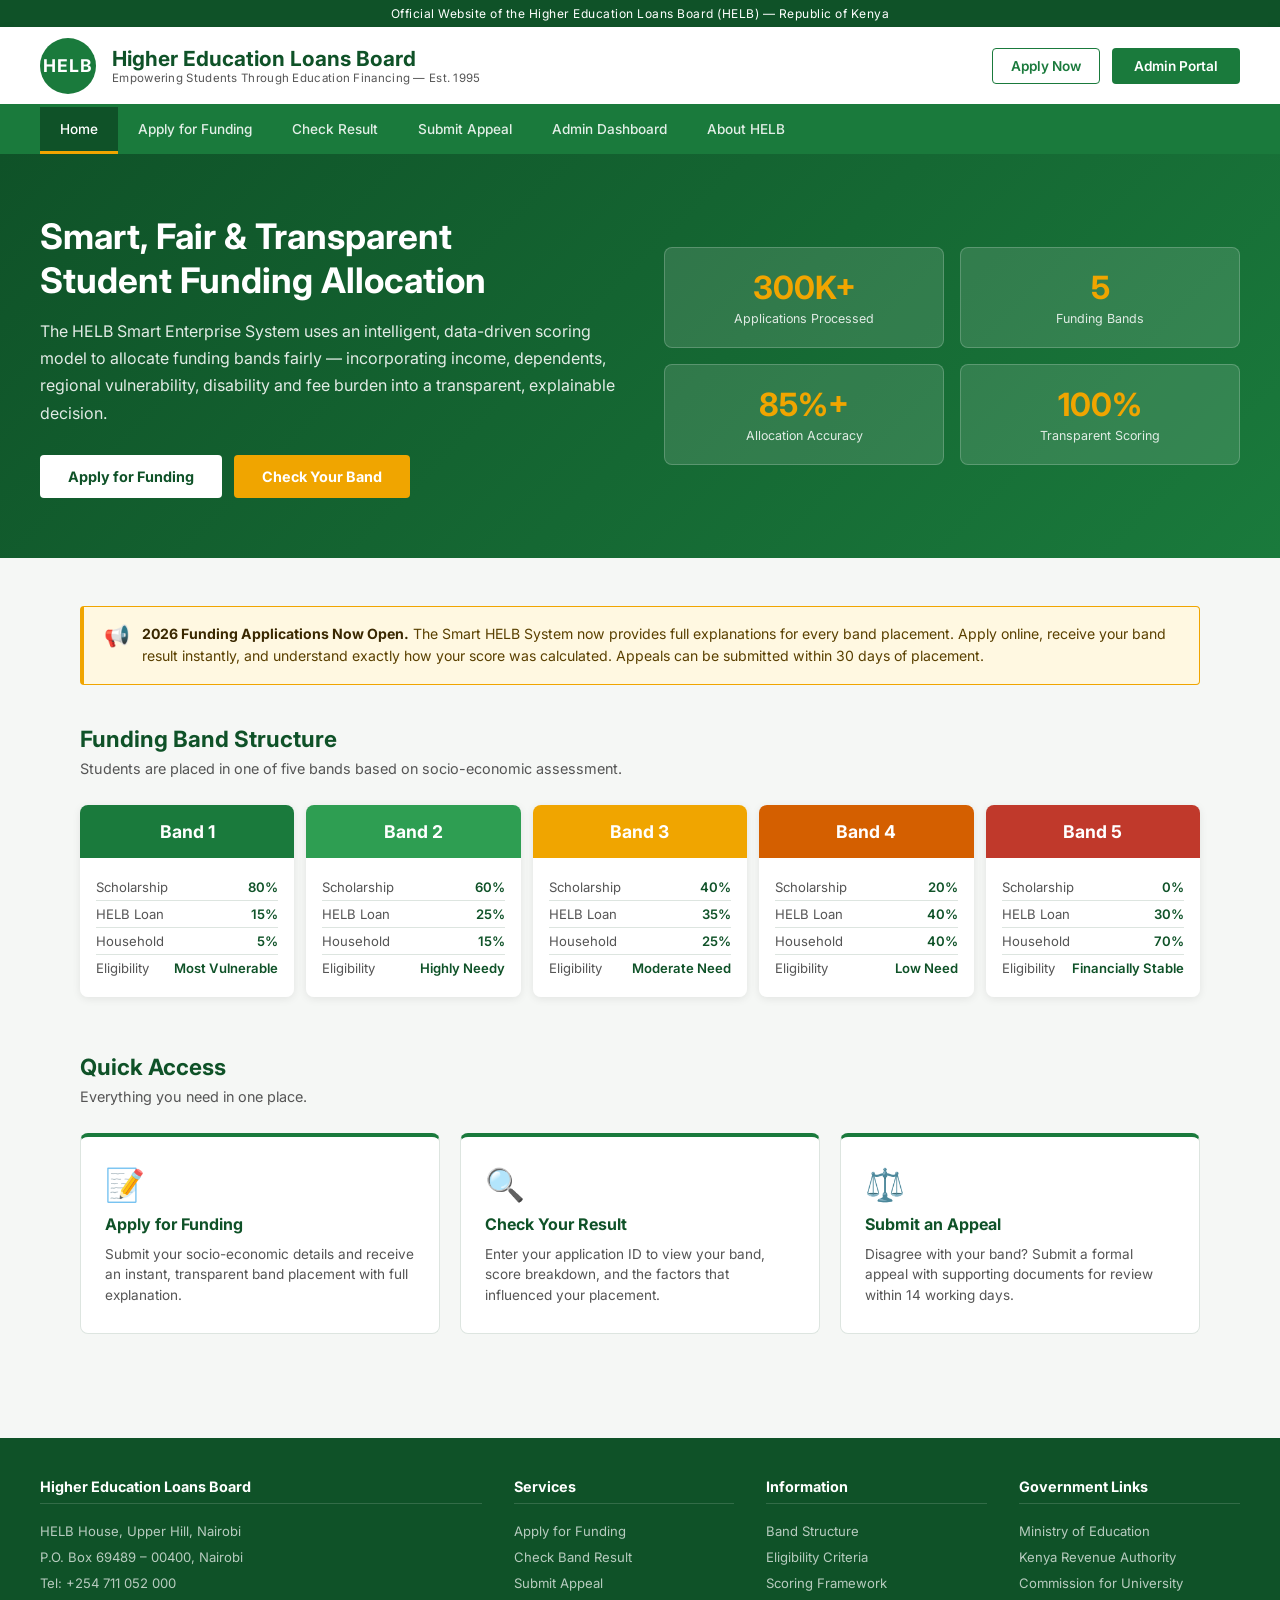
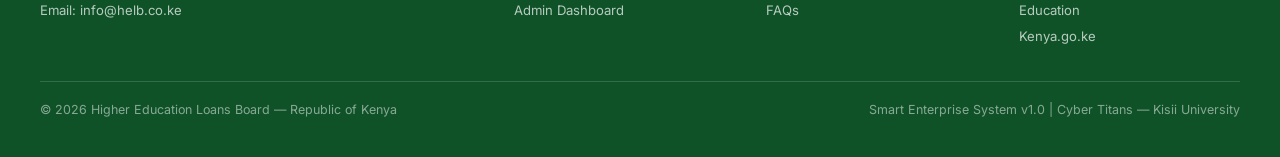
<file: index.html>
<!DOCTYPE html>
<html lang="en">
<head>
    <meta charset="UTF-8">
    <meta name="viewport" content="width=device-width, initial-scale=1.0">
    <title>HELB — Higher Education Loans Board Kenya</title>
    <style>
        @import url('https://fonts.googleapis.com/css2?family=Inter:wght@300;400;500;600;700&display=swap');

        * { margin: 0; padding: 0; box-sizing: border-box; }

        :root {
            --green:      #1a7a3c;
            --green-dark: #0f5228;
            --green-light:#e8f5ee;
            --gold:       #f0a500;
            --red:        #c0392b;
            --text:       #1a1a1a;
            --text-light: #555;
            --border:     #dde5e0;
            --bg:         #f5f7f5;
            --white:      #ffffff;
        }

        body { font-family: 'Inter', sans-serif; background: var(--bg); color: var(--text); }

        /* ── TOP STRIP ── */
        .top-strip {
            background: var(--green-dark);
            color: #fff;
            font-size: 0.75em;
            padding: 6px 0;
            text-align: center;
            letter-spacing: 0.5px;
        }

        /* ── HEADER ── */
        header {
            background: var(--white);
            border-bottom: 3px solid var(--green);
            padding: 0 40px;
            display: flex;
            align-items: center;
            justify-content: space-between;
            height: 80px;
            box-shadow: 0 2px 8px rgba(0,0,0,0.08);
        }

        .logo-area { display: flex; align-items: center; gap: 16px; }

        .logo-badge {
            width: 56px; height: 56px;
            background: var(--green);
            border-radius: 50%;
            display: flex; align-items: center; justify-content: center;
            color: #fff; font-weight: 700; font-size: 1.1em; letter-spacing: 1px;
        }

        .logo-text h1 { font-size: 1.3em; font-weight: 700; color: var(--green-dark); }
        .logo-text p  { font-size: 0.72em; color: var(--text-light); letter-spacing: 0.3px; }

        .header-right { display: flex; align-items: center; gap: 12px; }

        .btn-portal {
            background: var(--green);
            color: #fff;
            padding: 10px 22px;
            border-radius: 4px;
            text-decoration: none;
            font-size: 0.85em;
            font-weight: 600;
            transition: background 0.2s;
        }
        .btn-portal:hover { background: var(--green-dark); }

        .btn-outline-sm {
            border: 1.5px solid var(--green);
            color: var(--green);
            padding: 9px 18px;
            border-radius: 4px;
            text-decoration: none;
            font-size: 0.85em;
            font-weight: 600;
            transition: all 0.2s;
        }
        .btn-outline-sm:hover { background: var(--green); color: #fff; }

        /* ── NAV ── */
        nav {
            background: var(--green);
            padding: 0 40px;
            display: flex;
            gap: 0;
        }

        nav a {
            color: rgba(255,255,255,0.88);
            text-decoration: none;
            font-size: 0.85em;
            font-weight: 500;
            padding: 14px 20px;
            display: block;
            transition: background 0.2s, color 0.2s;
            border-bottom: 3px solid transparent;
        }

        nav a:hover, nav a.active {
            background: var(--green-dark);
            color: #fff;
            border-bottom-color: var(--gold);
        }

        /* ── HERO BANNER ── */
        .hero {
            background: linear-gradient(135deg, var(--green-dark) 0%, var(--green) 100%);
            color: #fff;
            padding: 60px 40px;
            display: grid;
            grid-template-columns: 1fr 1fr;
            gap: 48px;
            align-items: center;
        }

        .hero h2 {
            font-size: 2.2em;
            font-weight: 700;
            line-height: 1.25;
            margin-bottom: 16px;
        }

        .hero p {
            font-size: 1em;
            opacity: 0.88;
            line-height: 1.7;
            margin-bottom: 28px;
        }

        .hero-btns { display: flex; gap: 12px; flex-wrap: wrap; }

        .btn-white {
            background: #fff;
            color: var(--green-dark);
            padding: 13px 28px;
            border-radius: 4px;
            text-decoration: none;
            font-weight: 700;
            font-size: 0.9em;
            transition: all 0.2s;
        }
        .btn-white:hover { background: var(--gold); color: #fff; }

        .btn-gold {
            background: var(--gold);
            color: #fff;
            padding: 13px 28px;
            border-radius: 4px;
            text-decoration: none;
            font-weight: 700;
            font-size: 0.9em;
            transition: all 0.2s;
        }
        .btn-gold:hover { background: #d4920a; }

        /* Hero stats */
        .hero-stats {
            display: grid;
            grid-template-columns: 1fr 1fr;
            gap: 16px;
        }

        .hero-stat {
            background: rgba(255,255,255,0.12);
            border: 1px solid rgba(255,255,255,0.2);
            border-radius: 8px;
            padding: 20px;
            text-align: center;
        }

        .hero-stat .num {
            font-size: 2em;
            font-weight: 700;
            color: var(--gold);
            display: block;
        }

        .hero-stat .lbl {
            font-size: 0.78em;
            opacity: 0.85;
            margin-top: 4px;
        }

        /* ── MAIN CONTENT ── */
        .main { max-width: 1200px; margin: 0 auto; padding: 48px 40px; }

        /* Band cards */
        .section-title {
            font-size: 1.4em;
            font-weight: 700;
            color: var(--green-dark);
            margin-bottom: 8px;
        }

        .section-sub {
            color: var(--text-light);
            font-size: 0.9em;
            margin-bottom: 28px;
        }

        .bands-grid {
            display: grid;
            grid-template-columns: repeat(5, 1fr);
            gap: 12px;
            margin-bottom: 56px;
        }

        .band-card {
            border-radius: 8px;
            overflow: hidden;
            box-shadow: 0 2px 8px rgba(0,0,0,0.08);
            transition: transform 0.2s, box-shadow 0.2s;
        }

        .band-card:hover { transform: translateY(-4px); box-shadow: 0 8px 20px rgba(0,0,0,0.12); }

        .band-header {
            padding: 16px;
            color: #fff;
            text-align: center;
            font-weight: 700;
            font-size: 1.1em;
        }

        .band-body {
            background: #fff;
            padding: 16px;
            font-size: 0.82em;
        }

        .band-row {
            display: flex;
            justify-content: space-between;
            padding: 5px 0;
            border-bottom: 1px solid var(--border);
        }

        .band-row:last-child { border-bottom: none; }
        .band-row .key { color: var(--text-light); }
        .band-row .val { font-weight: 600; color: var(--green-dark); }

        /* Quick links */
        .quick-grid {
            display: grid;
            grid-template-columns: repeat(3, 1fr);
            gap: 20px;
            margin-bottom: 56px;
        }

        .quick-card {
            background: var(--white);
            border: 1px solid var(--border);
            border-radius: 8px;
            padding: 28px 24px;
            text-decoration: none;
            color: var(--text);
            transition: all 0.2s;
            display: flex;
            flex-direction: column;
            gap: 10px;
            border-top: 4px solid var(--green);
        }

        .quick-card:hover {
            box-shadow: 0 6px 20px rgba(0,0,0,0.1);
            border-top-color: var(--gold);
            transform: translateY(-2px);
        }

        .quick-icon { font-size: 2em; }
        .quick-card h3 { font-size: 1em; font-weight: 700; color: var(--green-dark); }
        .quick-card p  { font-size: 0.85em; color: var(--text-light); line-height: 1.5; }

        /* Notice banner */
        .notice {
            background: #fff8e1;
            border: 1px solid #f0a500;
            border-left: 4px solid #f0a500;
            border-radius: 4px;
            padding: 16px 20px;
            margin-bottom: 40px;
            display: flex;
            gap: 12px;
            align-items: flex-start;
        }

        .notice-icon { font-size: 1.3em; flex-shrink: 0; }
        .notice p { font-size: 0.88em; color: #5a4000; line-height: 1.6; }
        .notice strong { color: #3a2800; }

        /* ── FOOTER ── */
        footer {
            background: var(--green-dark);
            color: rgba(255,255,255,0.8);
            padding: 40px;
        }

        .footer-grid {
            max-width: 1200px;
            margin: 0 auto;
            display: grid;
            grid-template-columns: 2fr 1fr 1fr 1fr;
            gap: 32px;
            margin-bottom: 32px;
        }

        .footer-col h4 {
            color: #fff;
            font-size: 0.9em;
            font-weight: 700;
            margin-bottom: 14px;
            padding-bottom: 8px;
            border-bottom: 1px solid rgba(255,255,255,0.15);
        }

        .footer-col p, .footer-col a {
            font-size: 0.82em;
            line-height: 2;
            color: rgba(255,255,255,0.7);
            text-decoration: none;
            display: block;
        }

        .footer-col a:hover { color: var(--gold); }

        .footer-bottom {
            max-width: 1200px;
            margin: 0 auto;
            border-top: 1px solid rgba(255,255,255,0.15);
            padding-top: 20px;
            display: flex;
            justify-content: space-between;
            font-size: 0.78em;
            color: rgba(255,255,255,0.5);
        }

        @media (max-width: 900px) {
            .hero { grid-template-columns: 1fr; }
            .bands-grid { grid-template-columns: repeat(2, 1fr); }
            .quick-grid { grid-template-columns: 1fr; }
            .footer-grid { grid-template-columns: 1fr 1fr; }
            header { padding: 0 16px; }
            nav { padding: 0 16px; overflow-x: auto; }
            .main { padding: 32px 16px; }
        }
    </style>
</head>
<body>

    <div class="top-strip">
        Official Website of the Higher Education Loans Board (HELB) — Republic of Kenya
    </div>

    <header>
        <div class="logo-area">
            <div class="logo-badge">HELB</div>
            <div class="logo-text">
                <h1>Higher Education Loans Board</h1>
                <p>Empowering Students Through Education Financing — Est. 1995</p>
            </div>
        </div>
        <div class="header-right">
            <a href="apply.html" class="btn-outline-sm">Apply Now</a>
            <a href="dashboard.html" class="btn-portal">Admin Portal</a>
        </div>
    </header>

    <nav>
        <a href="index.html" class="active">Home</a>
        <a href="apply.html">Apply for Funding</a>
        <a href="result.html">Check Result</a>
        <a href="appeal.html">Submit Appeal</a>
        <a href="dashboard.html">Admin Dashboard</a>
        <a href="#about">About HELB</a>
    </nav>

    <!-- HERO -->
    <section class="hero">
        <div>
            <h2>Smart, Fair &amp; Transparent<br>Student Funding Allocation</h2>
            <p>
                The HELB Smart Enterprise System uses an intelligent, data-driven scoring model
                to allocate funding bands fairly — incorporating income, dependents, regional
                vulnerability, disability and fee burden into a transparent, explainable decision.
            </p>
            <div class="hero-btns">
                <a href="apply.html" class="btn-white">Apply for Funding</a>
                <a href="result.html" class="btn-gold">Check Your Band</a>
            </div>
        </div>
        <div class="hero-stats">
            <div class="hero-stat">
                <span class="num">300K+</span>
                <span class="lbl">Applications Processed</span>
            </div>
            <div class="hero-stat">
                <span class="num">5</span>
                <span class="lbl">Funding Bands</span>
            </div>
            <div class="hero-stat">
                <span class="num">85%+</span>
                <span class="lbl">Allocation Accuracy</span>
            </div>
            <div class="hero-stat">
                <span class="num">100%</span>
                <span class="lbl">Transparent Scoring</span>
            </div>
        </div>
    </section>

    <div class="main">

        <!-- NOTICE -->
        <div class="notice">
            <div class="notice-icon">📢</div>
            <p>
                <strong>2026 Funding Applications Now Open.</strong>
                The Smart HELB System now provides full explanations for every band placement.
                Apply online, receive your band result instantly, and understand exactly how your
                score was calculated. Appeals can be submitted within 30 days of placement.
            </p>
        </div>

        <!-- BANDS -->
        <div class="section-title">Funding Band Structure</div>
        <p class="section-sub">Students are placed in one of five bands based on socio-economic assessment.</p>

        <div class="bands-grid">
            <div class="band-card">
                <div class="band-header" style="background:#1a7a3c">Band 1</div>
                <div class="band-body">
                    <div class="band-row"><span class="key">Scholarship</span><span class="val">80%</span></div>
                    <div class="band-row"><span class="key">HELB Loan</span><span class="val">15%</span></div>
                    <div class="band-row"><span class="key">Household</span><span class="val">5%</span></div>
                    <div class="band-row"><span class="key">Eligibility</span><span class="val">Most Vulnerable</span></div>
                </div>
            </div>
            <div class="band-card">
                <div class="band-header" style="background:#2e9e52">Band 2</div>
                <div class="band-body">
                    <div class="band-row"><span class="key">Scholarship</span><span class="val">60%</span></div>
                    <div class="band-row"><span class="key">HELB Loan</span><span class="val">25%</span></div>
                    <div class="band-row"><span class="key">Household</span><span class="val">15%</span></div>
                    <div class="band-row"><span class="key">Eligibility</span><span class="val">Highly Needy</span></div>
                </div>
            </div>
            <div class="band-card">
                <div class="band-header" style="background:#f0a500">Band 3</div>
                <div class="band-body">
                    <div class="band-row"><span class="key">Scholarship</span><span class="val">40%</span></div>
                    <div class="band-row"><span class="key">HELB Loan</span><span class="val">35%</span></div>
                    <div class="band-row"><span class="key">Household</span><span class="val">25%</span></div>
                    <div class="band-row"><span class="key">Eligibility</span><span class="val">Moderate Need</span></div>
                </div>
            </div>
            <div class="band-card">
                <div class="band-header" style="background:#d45f00">Band 4</div>
                <div class="band-body">
                    <div class="band-row"><span class="key">Scholarship</span><span class="val">20%</span></div>
                    <div class="band-row"><span class="key">HELB Loan</span><span class="val">40%</span></div>
                    <div class="band-row"><span class="key">Household</span><span class="val">40%</span></div>
                    <div class="band-row"><span class="key">Eligibility</span><span class="val">Low Need</span></div>
                </div>
            </div>
            <div class="band-card">
                <div class="band-header" style="background:#c0392b">Band 5</div>
                <div class="band-body">
                    <div class="band-row"><span class="key">Scholarship</span><span class="val">0%</span></div>
                    <div class="band-row"><span class="key">HELB Loan</span><span class="val">30%</span></div>
                    <div class="band-row"><span class="key">Household</span><span class="val">70%</span></div>
                    <div class="band-row"><span class="key">Eligibility</span><span class="val">Financially Stable</span></div>
                </div>
            </div>
        </div>

        <!-- QUICK LINKS -->
        <div class="section-title">Quick Access</div>
        <p class="section-sub">Everything you need in one place.</p>

        <div class="quick-grid">
            <a href="apply.html" class="quick-card">
                <div class="quick-icon">📝</div>
                <h3>Apply for Funding</h3>
                <p>Submit your socio-economic details and receive an instant, transparent band placement with full explanation.</p>
            </a>
            <a href="result.html" class="quick-card">
                <div class="quick-icon">🔍</div>
                <h3>Check Your Result</h3>
                <p>Enter your application ID to view your band, score breakdown, and the factors that influenced your placement.</p>
            </a>
            <a href="appeal.html" class="quick-card">
                <div class="quick-icon">⚖️</div>
                <h3>Submit an Appeal</h3>
                <p>Disagree with your band? Submit a formal appeal with supporting documents for review within 14 working days.</p>
            </a>
        </div>

    </div>

    <footer>
        <div class="footer-grid">
            <div class="footer-col">
                <h4>Higher Education Loans Board</h4>
                <p>HELB House, Upper Hill, Nairobi</p>
                <p>P.O. Box 69489 – 00400, Nairobi</p>
                <p>Tel: +254 711 052 000</p>
                <p>Email: info@helb.co.ke</p>
            </div>
            <div class="footer-col">
                <h4>Services</h4>
                <a href="apply.html">Apply for Funding</a>
                <a href="result.html">Check Band Result</a>
                <a href="appeal.html">Submit Appeal</a>
                <a href="dashboard.html">Admin Dashboard</a>
            </div>
            <div class="footer-col">
                <h4>Information</h4>
                <a href="#">Band Structure</a>
                <a href="#">Eligibility Criteria</a>
                <a href="#">Scoring Framework</a>
                <a href="#">FAQs</a>
            </div>
            <div class="footer-col">
                <h4>Government Links</h4>
                <a href="#">Ministry of Education</a>
                <a href="#">Kenya Revenue Authority</a>
                <a href="#">Commission for University Education</a>
                <a href="#">Kenya.go.ke</a>
            </div>
        </div>
        <div class="footer-bottom">
            <span>© 2026 Higher Education Loans Board — Republic of Kenya</span>
            <span>Smart Enterprise System v1.0 | Cyber Titans — Kisii University</span>
        </div>
    </footer>

</body>
</html>
</file>
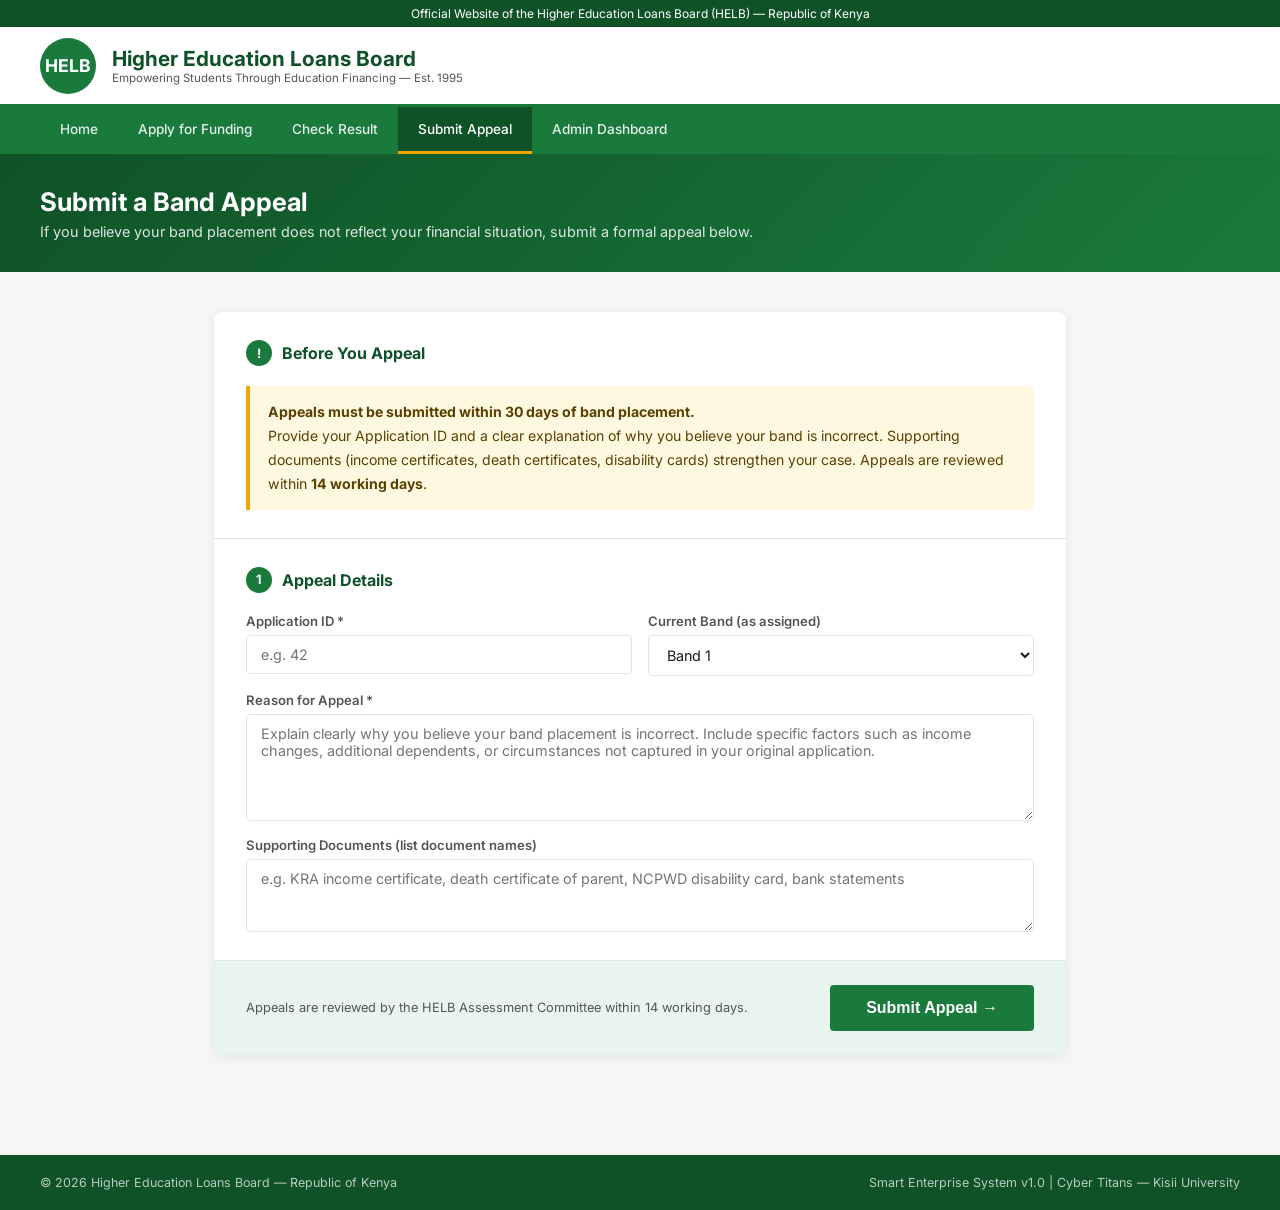
<file: appeal.html>
<!DOCTYPE html>
<html lang="en">
<head>
    <meta charset="UTF-8">
    <meta name="viewport" content="width=device-width, initial-scale=1.0">
    <title>Submit Appeal — HELB Smart System</title>
    <style>
@import url('https://fonts.googleapis.com/css2?family=Inter:wght@300;400;500;600;700&display=swap');
*{margin:0;padding:0;box-sizing:border-box;}
:root{--green:#1a7a3c;--green-dark:#0f5228;--green-light:#e8f5ee;--gold:#f0a500;--red:#c0392b;--text:#1a1a1a;--text-light:#555;--border:#dde5e0;--bg:#f5f7f5;--white:#ffffff;}
body{font-family:'Inter',sans-serif;background:var(--bg);color:var(--text);}
.top-strip{background:var(--green-dark);color:#fff;font-size:.75em;padding:6px 0;text-align:center;}
header{background:var(--white);border-bottom:3px solid var(--green);padding:0 40px;display:flex;align-items:center;justify-content:space-between;height:80px;box-shadow:0 2px 8px rgba(0,0,0,.08);}
.logo-area{display:flex;align-items:center;gap:16px;}
.logo-badge{width:56px;height:56px;background:var(--green);border-radius:50%;display:flex;align-items:center;justify-content:center;color:#fff;font-weight:700;font-size:1.1em;}
.logo-text h1{font-size:1.3em;font-weight:700;color:var(--green-dark);}
.logo-text p{font-size:.72em;color:var(--text-light);}
nav{background:var(--green);padding:0 40px;display:flex;}
nav a{color:rgba(255,255,255,.88);text-decoration:none;font-size:.85em;font-weight:500;padding:14px 20px;display:block;transition:background .2s;border-bottom:3px solid transparent;}
nav a:hover,nav a.active{background:var(--green-dark);color:#fff;border-bottom-color:var(--gold);}
.page-header{background:linear-gradient(135deg,var(--green-dark),var(--green));color:#fff;padding:32px 40px;}
.page-header h2{font-size:1.6em;font-weight:700;margin-bottom:6px;}
.page-header p{opacity:.85;font-size:.9em;}
.wrap{max-width:900px;margin:40px auto;padding:0 24px 60px;}
.form-card{background:var(--white);border-radius:8px;box-shadow:0 2px 12px rgba(0,0,0,.08);overflow:hidden;}
.form-section{padding:28px 32px;border-bottom:1px solid var(--border);}
.form-section:last-child{border-bottom:none;}
.form-section-title{font-size:1em;font-weight:700;color:var(--green-dark);margin-bottom:20px;display:flex;align-items:center;gap:10px;}
.form-section-title span{background:var(--green);color:#fff;width:26px;height:26px;border-radius:50%;display:flex;align-items:center;justify-content:center;font-size:.8em;font-weight:700;flex-shrink:0;}
.form-grid{display:grid;grid-template-columns:1fr 1fr;gap:16px;}
.form-group{display:flex;flex-direction:column;gap:6px;}
.form-group.full{grid-column:1/-1;}
label{font-size:.82em;font-weight:600;color:var(--text-light);}
input,select,textarea{padding:10px 14px;border:1.5px solid var(--border);border-radius:4px;font-size:.9em;font-family:'Inter',sans-serif;color:var(--text);background:#fff;transition:border-color .2s;}
input:focus,select:focus,textarea:focus{outline:none;border-color:var(--green);box-shadow:0 0 0 3px rgba(26,122,60,.1);}
.submit-area{padding:24px 32px;background:var(--green-light);display:flex;justify-content:space-between;align-items:center;flex-wrap:wrap;gap:12px;}
.btn-submit{background:var(--green);color:#fff;border:none;padding:14px 36px;border-radius:4px;font-size:1em;font-weight:700;cursor:pointer;transition:background .2s;}
.btn-submit:hover{background:var(--green-dark);}
.btn-submit:disabled{background:#aaa;cursor:not-allowed;}
.submit-note{font-size:.8em;color:var(--text-light);}
.error-box{background:#fdf0f0;border-left:4px solid var(--red);padding:14px 18px;border-radius:0 4px 4px 0;color:#7a1a1a;font-size:.88em;margin-top:16px;}
.site-footer{background:var(--green-dark);color:rgba(255,255,255,.7);padding:20px 40px;}
.footer-bottom-bar{max-width:1200px;margin:0 auto;display:flex;justify-content:space-between;font-size:.78em;flex-wrap:wrap;gap:8px;}
@media(max-width:700px){.form-grid{grid-template-columns:1fr;}}
    </style>
</head>
<body>
<div class="top-strip">Official Website of the Higher Education Loans Board (HELB) — Republic of Kenya</div>
<header>
    <div class="logo-area">
        <div class="logo-badge">HELB</div>
        <div class="logo-text"><h1>Higher Education Loans Board</h1><p>Empowering Students Through Education Financing — Est. 1995</p></div>
    </div>
</header>
<nav>
    <a href="index.html">Home</a>
    <a href="apply.html">Apply for Funding</a>
    <a href="result.html">Check Result</a>
    <a href="appeal.html" class="active">Submit Appeal</a>
    <a href="dashboard.html">Admin Dashboard</a>
</nav>
<div class="page-header">
    <h2>Submit a Band Appeal</h2>
    <p>If you believe your band placement does not reflect your financial situation, submit a formal appeal below.</p>
</div>

<div class="wrap">
    <div class="form-card">
        <div class="form-section">
            <div class="form-section-title"><span>!</span> Before You Appeal</div>
            <div style="background:#fff8e1;border-left:4px solid #f0a500;padding:14px 18px;border-radius:0 4px 4px 0;font-size:.88em;line-height:1.7;color:#5a4000;">
                <strong>Appeals must be submitted within 30 days of band placement.</strong><br>
                Provide your Application ID and a clear explanation of why you believe your band is incorrect.
                Supporting documents (income certificates, death certificates, disability cards) strengthen your case.
                Appeals are reviewed within <strong>14 working days</strong>.
            </div>
        </div>

        <form id="appealForm">
            <div class="form-section">
                <div class="form-section-title"><span>1</span> Appeal Details</div>
                <div class="form-grid">
                    <div class="form-group"><label>Application ID *</label><input type="number" name="application_id" id="appId" required placeholder="e.g. 42"></div>
                    <div class="form-group"><label>Current Band (as assigned)</label>
                        <select name="current_band">
                            <option value="1">Band 1</option><option value="2">Band 2</option>
                            <option value="3">Band 3</option><option value="4">Band 4</option><option value="5">Band 5</option>
                        </select>
                    </div>
                    <div class="form-group full">
                        <label>Reason for Appeal *</label>
                        <textarea name="reason" rows="5" required placeholder="Explain clearly why you believe your band placement is incorrect. Include specific factors such as income changes, additional dependents, or circumstances not captured in your original application."></textarea>
                    </div>
                    <div class="form-group full">
                        <label>Supporting Documents (list document names)</label>
                        <textarea name="supporting_docs" rows="3" placeholder="e.g. KRA income certificate, death certificate of parent, NCPWD disability card, bank statements"></textarea>
                    </div>
                </div>
            </div>

            <div class="submit-area">
                <div class="submit-note">Appeals are reviewed by the HELB Assessment Committee within 14 working days.</div>
                <button type="submit" class="btn-submit" id="appealBtn">Submit Appeal →</button>
            </div>
        </form>

        <div id="appealResult" style="display:none;padding:24px 32px;"></div>
    </div>
</div>

<footer class="site-footer">
    <div class="footer-bottom-bar">
        <span>© 2026 Higher Education Loans Board — Republic of Kenya</span>
        <span>Smart Enterprise System v1.0 | Cyber Titans — Kisii University</span>
    </div>
</footer>

<script>
const API = 'http://127.0.0.1:5000';

// Pre-fill ID from URL param
const params = new URLSearchParams(window.location.search);
if (params.get('id')) document.getElementById('appId').value = params.get('id');

document.getElementById('appealForm').addEventListener('submit', async (e) => {
    e.preventDefault();
    const btn = document.getElementById('appealBtn');
    btn.disabled = true; btn.textContent = 'Submitting...';
    const fd = new FormData(e.target);
    const data = Object.fromEntries(fd.entries());
    const result = document.getElementById('appealResult');
    result.style.display = 'block';
    try {
        const res  = await fetch(`${API}/api/appeal`, {method:'POST', headers:{'Content-Type':'application/json'}, body:JSON.stringify(data)});
        const json = await res.json();
        if (!json.success) throw new Error(json.error);
        result.innerHTML = `
            <div style="background:#e8f5ee;border-left:4px solid #1a7a3c;padding:16px 20px;border-radius:0 4px 4px 0;color:#0f5228;">
                <strong>✅ Appeal Submitted Successfully</strong><br><br>
                Appeal ID: <strong>#${json.appeal_id}</strong><br>
                ${json.message}
            </div>`;
        e.target.reset();
    } catch(err) {
        result.innerHTML = `<div class="error-box"><strong>Error:</strong> ${err.message}</div>`;
    }
    btn.disabled = false; btn.textContent = 'Submit Appeal →';
});
</script>
</body>
</html>
</file>
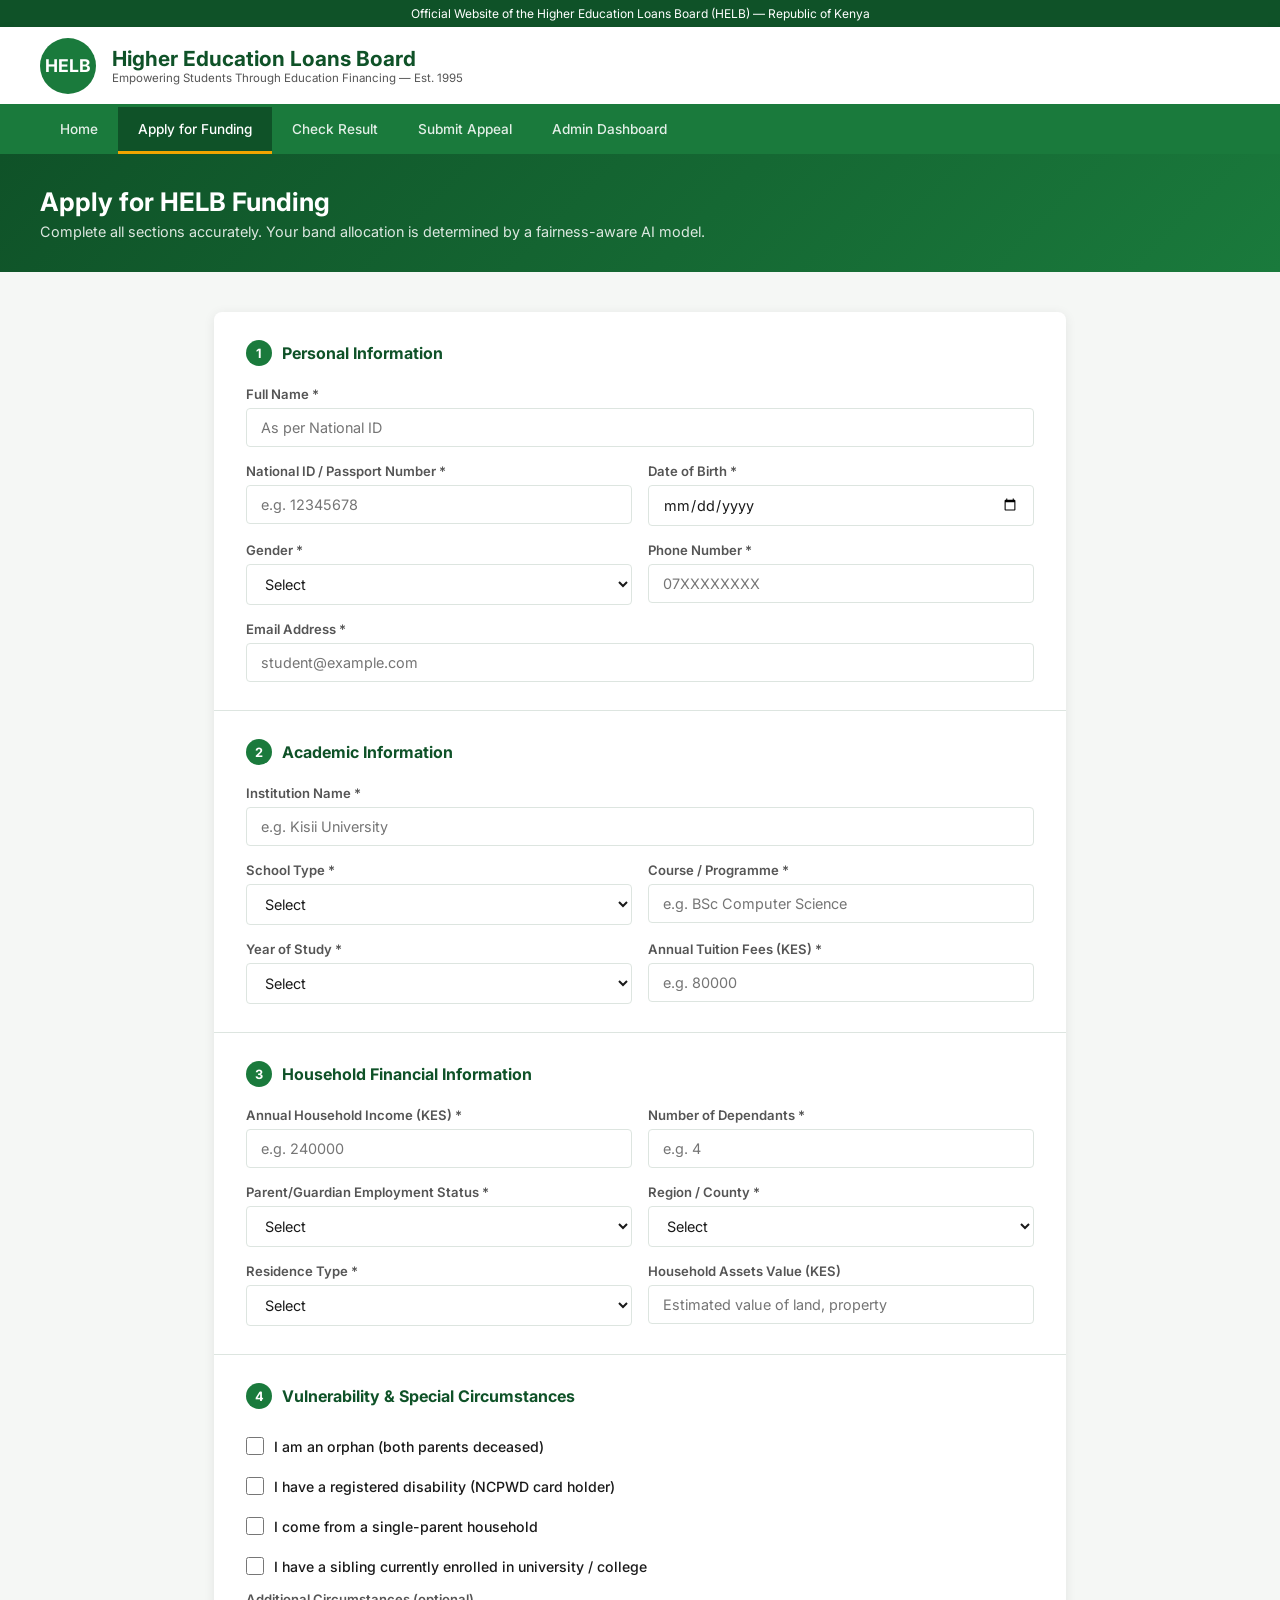
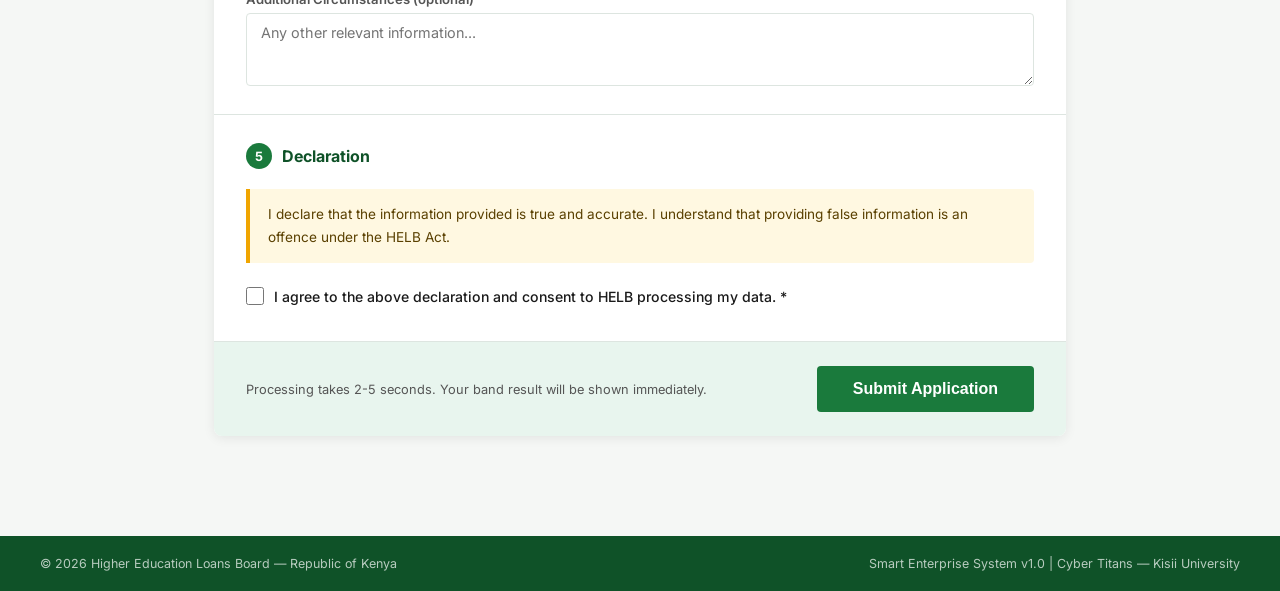
<file: apply.html>
<!DOCTYPE html>
<html lang="en">
<head>
    <meta charset="UTF-8">
    <meta name="viewport" content="width=device-width, initial-scale=1.0">
    <title>Apply for Funding — HELB Smart System</title>
    <style>
@import url('https://fonts.googleapis.com/css2?family=Inter:wght@300;400;500;600;700&display=swap');
*{margin:0;padding:0;box-sizing:border-box;}
:root{--green:#1a7a3c;--green-dark:#0f5228;--green-light:#e8f5ee;--gold:#f0a500;--red:#c0392b;--text:#1a1a1a;--text-light:#555;--border:#dde5e0;--bg:#f5f7f5;--white:#ffffff;}
body{font-family:'Inter',sans-serif;background:var(--bg);color:var(--text);}
.top-strip{background:var(--green-dark);color:#fff;font-size:.75em;padding:6px 0;text-align:center;}
header{background:var(--white);border-bottom:3px solid var(--green);padding:0 40px;display:flex;align-items:center;justify-content:space-between;height:80px;box-shadow:0 2px 8px rgba(0,0,0,.08);}
.logo-area{display:flex;align-items:center;gap:16px;}
.logo-badge{width:56px;height:56px;background:var(--green);border-radius:50%;display:flex;align-items:center;justify-content:center;color:#fff;font-weight:700;font-size:1.1em;}
.logo-text h1{font-size:1.3em;font-weight:700;color:var(--green-dark);}
.logo-text p{font-size:.72em;color:var(--text-light);}
nav{background:var(--green);padding:0 40px;display:flex;}
nav a{color:rgba(255,255,255,.88);text-decoration:none;font-size:.85em;font-weight:500;padding:14px 20px;display:block;transition:background .2s;border-bottom:3px solid transparent;}
nav a:hover,nav a.active{background:var(--green-dark);color:#fff;border-bottom-color:var(--gold);}
.page-header{background:linear-gradient(135deg,var(--green-dark),var(--green));color:#fff;padding:32px 40px;}
.page-header h2{font-size:1.6em;font-weight:700;margin-bottom:6px;}
.page-header p{opacity:.85;font-size:.9em;}
.wrap{max-width:900px;margin:40px auto;padding:0 24px 60px;}
.form-card{background:var(--white);border-radius:8px;box-shadow:0 2px 12px rgba(0,0,0,.08);overflow:hidden;}
.form-section{padding:28px 32px;border-bottom:1px solid var(--border);}
.form-section:last-child{border-bottom:none;}
.form-section-title{font-size:1em;font-weight:700;color:var(--green-dark);margin-bottom:20px;display:flex;align-items:center;gap:10px;}
.form-section-title span{background:var(--green);color:#fff;width:26px;height:26px;border-radius:50%;display:flex;align-items:center;justify-content:center;font-size:.8em;font-weight:700;flex-shrink:0;}
.form-grid{display:grid;grid-template-columns:1fr 1fr;gap:16px;}
.form-group{display:flex;flex-direction:column;gap:6px;}
.form-group.full{grid-column:1/-1;}
label{font-size:.82em;font-weight:600;color:var(--text-light);}
input,select,textarea{padding:10px 14px;border:1.5px solid var(--border);border-radius:4px;font-size:.9em;font-family:'Inter',sans-serif;color:var(--text);background:#fff;transition:border-color .2s;}
input:focus,select:focus,textarea:focus{outline:none;border-color:var(--green);box-shadow:0 0 0 3px rgba(26,122,60,.1);}
.checkbox-row{display:flex;align-items:center;gap:10px;padding:8px 0;}
.checkbox-row input[type=checkbox]{width:18px;height:18px;accent-color:var(--green);}
.checkbox-row label{font-size:.88em;font-weight:500;color:var(--text);cursor:pointer;}
.submit-area{padding:24px 32px;background:var(--green-light);display:flex;justify-content:space-between;align-items:center;flex-wrap:wrap;gap:12px;}
.btn-submit{background:var(--green);color:#fff;border:none;padding:14px 36px;border-radius:4px;font-size:1em;font-weight:700;cursor:pointer;transition:background .2s;}
.btn-submit:hover{background:var(--green-dark);}
.btn-submit:disabled{background:#aaa;cursor:not-allowed;}
.submit-note{font-size:.8em;color:var(--text-light);}
.error-box{background:#fdf0f0;border-left:4px solid var(--red);padding:14px 18px;border-radius:0 4px 4px 0;color:#7a1a1a;font-size:.88em;margin-top:16px;}
.site-footer{background:var(--green-dark);color:rgba(255,255,255,.7);padding:20px 40px;}
.footer-bottom-bar{max-width:1200px;margin:0 auto;display:flex;justify-content:space-between;font-size:.78em;flex-wrap:wrap;gap:8px;}
@media(max-width:700px){.form-grid{grid-template-columns:1fr;}}
    </style>
</head>
<body>
<div class="top-strip">Official Website of the Higher Education Loans Board (HELB) — Republic of Kenya</div>
<header>
    <div class="logo-area">
        <div class="logo-badge">HELB</div>
        <div class="logo-text"><h1>Higher Education Loans Board</h1><p>Empowering Students Through Education Financing — Est. 1995</p></div>
    </div>
</header>
<nav>
    <a href="index.html">Home</a>
    <a href="apply.html" class="active">Apply for Funding</a>
    <a href="result.html">Check Result</a>
    <a href="appeal.html">Submit Appeal</a>
    <a href="dashboard.html">Admin Dashboard</a>
</nav>
<div class="page-header">
    <h2>Apply for HELB Funding</h2>
    <p>Complete all sections accurately. Your band allocation is determined by a fairness-aware AI model.</p>
</div>
<div class="wrap">
<form id="applyForm">
<div class="form-card">
    <div class="form-section">
        <div class="form-section-title"><span>1</span> Personal Information</div>
        <div class="form-grid">
            <div class="form-group full">
                <label>Full Name *</label>
                <input type="text" name="full_name" required placeholder="As per National ID">
            </div>
            <div class="form-group">
                <label>National ID / Passport Number *</label>
                <input type="text" name="id_number" required placeholder="e.g. 12345678">
            </div>
            <div class="form-group">
                <label>Date of Birth *</label>
                <input type="date" name="date_of_birth" required>
            </div>
            <div class="form-group">
                <label>Gender *</label>
                <select name="gender" required>
                    <option value="">Select</option>
                    <option value="male">Male</option>
                    <option value="female">Female</option>
                    <option value="other">Other</option>
                </select>
            </div>
            <div class="form-group">
                <label>Phone Number *</label>
                <input type="tel" name="phone" required placeholder="07XXXXXXXX">
            </div>
            <div class="form-group full">
                <label>Email Address *</label>
                <input type="email" name="email" required placeholder="student@example.com">
            </div>
        </div>
    </div>
    <div class="form-section">
        <div class="form-section-title"><span>2</span> Academic Information</div>
        <div class="form-grid">
            <div class="form-group full">
                <label>Institution Name *</label>
                <input type="text" name="institution" required placeholder="e.g. Kisii University">
            </div>
            <div class="form-group">
                <label>School Type *</label>
                <select name="school_type" required>
                    <option value="">Select</option>
                    <option value="public_university">Public University</option>
                    <option value="private_university">Private University</option>
                    <option value="tvet">TVET / Technical College</option>
                    <option value="national_polytechnic">National Polytechnic</option>
                </select>
            </div>
            <div class="form-group">
                <label>Course / Programme *</label>
                <input type="text" name="course" required placeholder="e.g. BSc Computer Science">
            </div>
            <div class="form-group">
                <label>Year of Study *</label>
                <select name="year_of_study" required>
                    <option value="">Select</option>
                    <option value="1">Year 1</option>
                    <option value="2">Year 2</option>
                    <option value="3">Year 3</option>
                    <option value="4">Year 4</option>
                    <option value="5">Year 5</option>
                </select>
            </div>
            <div class="form-group">
                <label>Annual Tuition Fees (KES) *</label>
                <input type="number" name="annual_fees" required placeholder="e.g. 80000" min="0">
            </div>
        </div>
    </div>

    <div class="form-section">
        <div class="form-section-title"><span>3</span> Household Financial Information</div>
        <div class="form-grid">
            <div class="form-group">
                <label>Annual Household Income (KES) *</label>
                <input type="number" name="household_income" required placeholder="e.g. 240000" min="0">
            </div>
            <div class="form-group">
                <label>Number of Dependants *</label>
                <input type="number" name="dependants" required placeholder="e.g. 4" min="0" max="20">
            </div>
            <div class="form-group">
                <label>Parent/Guardian Employment Status *</label>
                <select name="employment_status" required>
                    <option value="">Select</option>
                    <option value="employed_formal">Employed (Formal Sector)</option>
                    <option value="employed_informal">Employed (Informal / Casual)</option>
                    <option value="self_employed">Self-Employed / Business</option>
                    <option value="unemployed">Unemployed</option>
                    <option value="deceased">Deceased / Orphan</option>
                    <option value="retired">Retired</option>
                </select>
            </div>
            <div class="form-group">
                <label>Region / County *</label>
                <select name="region" required>
                    <option value="">Select</option>
                    <option value="nairobi">Nairobi</option>
                    <option value="central">Central</option>
                    <option value="coast">Coast</option>
                    <option value="eastern">Eastern</option>
                    <option value="north_eastern">North Eastern</option>
                    <option value="nyanza">Nyanza</option>
                    <option value="rift_valley">Rift Valley</option>
                    <option value="western">Western</option>
                </select>
            </div>
            <div class="form-group">
                <label>Residence Type *</label>
                <select name="residence_type" required>
                    <option value="">Select</option>
                    <option value="urban">Urban</option>
                    <option value="peri_urban">Peri-Urban</option>
                    <option value="rural">Rural</option>
                    <option value="arid_semi_arid">Arid / Semi-Arid</option>
                </select>
            </div>
            <div class="form-group">
                <label>Household Assets Value (KES)</label>
                <input type="number" name="assets_value" placeholder="Estimated value of land, property" min="0">
            </div>
        </div>
    </div>

    <div class="form-section">
        <div class="form-section-title"><span>4</span> Vulnerability &amp; Special Circumstances</div>
        <div class="form-group full" style="padding:0 0 8px">
            <div class="checkbox-row">
                <input type="checkbox" name="is_orphan" id="orphan" value="1">
                <label for="orphan">I am an orphan (both parents deceased)</label>
            </div>
            <div class="checkbox-row">
                <input type="checkbox" name="has_disability" id="disability" value="1">
                <label for="disability">I have a registered disability (NCPWD card holder)</label>
            </div>
            <div class="checkbox-row">
                <input type="checkbox" name="is_single_parent_household" id="singleparent" value="1">
                <label for="singleparent">I come from a single-parent household</label>
            </div>
            <div class="checkbox-row">
                <input type="checkbox" name="sibling_in_university" id="sibling" value="1">
                <label for="sibling">I have a sibling currently enrolled in university / college</label>
            </div>
        </div>
        <div class="form-group full">
            <label>Additional Circumstances (optional)</label>
            <textarea name="additional_info" rows="3" placeholder="Any other relevant information..."></textarea>
        </div>
    </div>
    <div class="form-section">
        <div class="form-section-title"><span>5</span> Declaration</div>
        <div style="background:#fff8e1;border-left:4px solid var(--gold);padding:14px 18px;border-radius:0 4px 4px 0;font-size:.85em;line-height:1.7;color:#5a4000;margin-bottom:16px;">
            I declare that the information provided is true and accurate. I understand that providing false information is an offence under the HELB Act.
        </div>
        <div class="checkbox-row">
            <input type="checkbox" name="declaration" id="declaration" required value="1">
            <label for="declaration">I agree to the above declaration and consent to HELB processing my data. *</label>
        </div>
    </div>
    <div class="submit-area">
        <div class="submit-note">Processing takes 2-5 seconds. Your band result will be shown immediately.</div>
        <button type="submit" class="btn-submit" id="submitBtn">Submit Application</button>
    </div>
    <div id="formResult" style="display:none;padding:24px 32px;"></div>
</div>
</form>
</div>
<footer class="site-footer">
    <div class="footer-bottom-bar">
        <span>© 2026 Higher Education Loans Board — Republic of Kenya</span>
        <span>Smart Enterprise System v1.0 | Cyber Titans — Kisii University</span>
    </div>
</footer>

<script>
const API = 'http://127.0.0.1:5000';
document.getElementById('applyForm').addEventListener('submit', async (e) => {
    e.preventDefault();
    const btn = document.getElementById('submitBtn');
    btn.disabled = true; btn.textContent = 'Processing...';
    const fd = new FormData(e.target);
    const data = {};
    for (const [k, v] of fd.entries()) data[k] = v;
    ['is_orphan','has_disability','is_single_parent_household','sibling_in_university'].forEach(k => { if (!data[k]) data[k] = 0; });
    const resultDiv = document.getElementById('formResult');
    resultDiv.style.display = 'block';
    resultDiv.innerHTML = '<div style="text-align:center;padding:20px;color:#1a7a3c;font-weight:600;">Submitting your application...</div>';
    try {
        const res  = await fetch(`${API}/api/apply`, {method:'POST', headers:{'Content-Type':'application/json'}, body:JSON.stringify(data)});
        const json = await res.json();
        if (!json.success) throw new Error(json.error || 'Submission failed');
        const bandColors = {1:'#1a7a3c',2:'#2e9e52',3:'#f0a500',4:'#d45f00',5:'#c0392b'};
        const col = bandColors[json.assigned_band] || '#1a7a3c';
        resultDiv.innerHTML = `
            <div style="background:#e8f5ee;border-left:4px solid #1a7a3c;padding:20px 24px;border-radius:0 4px 4px 0;">
                <div style="font-size:1.1em;font-weight:700;color:#0f5228;margin-bottom:12px;">Application Submitted Successfully</div>
                <div style="display:flex;align-items:center;gap:20px;flex-wrap:wrap;">
                    <div style="background:${col};color:#fff;padding:16px 28px;border-radius:6px;text-align:center;">
                        <div style="font-size:2.5em;font-weight:900;line-height:1">Band ${json.assigned_band}</div>
                        <div style="font-size:.75em;opacity:.9;margin-top:4px">Your Allocation Band</div>
                    </div>
                    <div>
                        <div style="font-size:.85em;color:#555;margin-bottom:6px">Application ID: <strong style="color:#0f5228">#${json.application_id}</strong></div>
                        <div style="font-size:.85em;color:#555;margin-bottom:6px">Fairness Score: <strong style="color:#0f5228">${parseFloat(json.adjusted_score||0).toFixed(1)}/100</strong></div>
                        <a href="result.html?id=${json.application_id}" style="display:inline-block;margin-top:8px;background:#1a7a3c;color:#fff;padding:8px 20px;border-radius:4px;text-decoration:none;font-size:.85em;font-weight:600;">View Full Result</a>
                    </div>
                </div>
            </div>`;
        e.target.reset();
    } catch(err) {
        resultDiv.innerHTML = `<div class="error-box"><strong>Error:</strong> ${err.message}<br><small>Make sure the API is running: python api.py</small></div>`;
    }
    btn.disabled = false; btn.textContent = 'Submit Application';
});
</script>
</body>
</html>
</file>
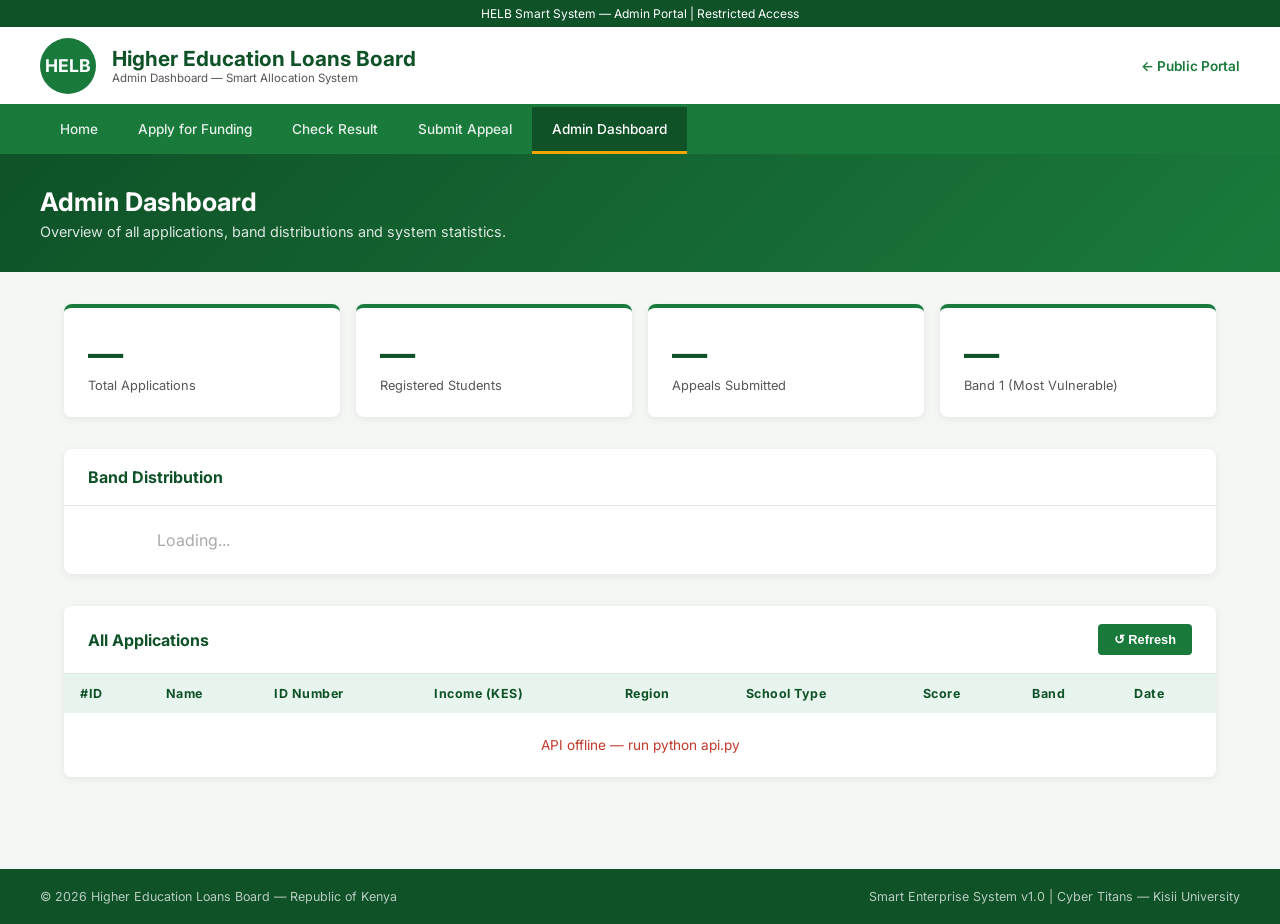
<file: dashboard.html>
<!DOCTYPE html>
<html lang="en">
<head>
    <meta charset="UTF-8">
    <meta name="viewport" content="width=device-width, initial-scale=1.0">
    <title>Admin Dashboard — HELB Smart System</title>
    <style>
@import url('https://fonts.googleapis.com/css2?family=Inter:wght@300;400;500;600;700&display=swap');
*{margin:0;padding:0;box-sizing:border-box;}
:root{--green:#1a7a3c;--green-dark:#0f5228;--green-light:#e8f5ee;--gold:#f0a500;--red:#c0392b;--text:#1a1a1a;--text-light:#555;--border:#dde5e0;--bg:#f5f7f5;--white:#ffffff;}
body{font-family:'Inter',sans-serif;background:var(--bg);color:var(--text);}
.top-strip{background:var(--green-dark);color:#fff;font-size:.75em;padding:6px 0;text-align:center;}
header{background:var(--white);border-bottom:3px solid var(--green);padding:0 40px;display:flex;align-items:center;justify-content:space-between;height:80px;box-shadow:0 2px 8px rgba(0,0,0,.08);}
.logo-area{display:flex;align-items:center;gap:16px;}
.logo-badge{width:56px;height:56px;background:var(--green);border-radius:50%;display:flex;align-items:center;justify-content:center;color:#fff;font-weight:700;font-size:1.1em;}
.logo-text h1{font-size:1.3em;font-weight:700;color:var(--green-dark);}
.logo-text p{font-size:.72em;color:var(--text-light);}
nav{background:var(--green);padding:0 40px;display:flex;}
nav a{color:rgba(255,255,255,.88);text-decoration:none;font-size:.85em;font-weight:500;padding:14px 20px;display:block;transition:background .2s;border-bottom:3px solid transparent;}
nav a:hover,nav a.active{background:var(--green-dark);color:#fff;border-bottom-color:var(--gold);}
.page-header{background:linear-gradient(135deg,var(--green-dark),var(--green));color:#fff;padding:32px 40px;}
.page-header h2{font-size:1.6em;font-weight:700;margin-bottom:6px;}
.page-header p{opacity:.85;font-size:.9em;}
.dash-wrap{max-width:1200px;margin:0 auto;padding:32px 24px 60px;}
.kpi-row{display:grid;grid-template-columns:repeat(4,1fr);gap:16px;margin-bottom:32px;}
.kpi-card{background:var(--white);border-radius:8px;padding:24px;box-shadow:0 2px 8px rgba(0,0,0,.07);border-top:4px solid var(--green);}
.kpi-num{font-size:2.2em;font-weight:700;color:var(--green-dark);}
.kpi-lbl{font-size:.8em;color:var(--text-light);margin-top:4px;}
.table-card{background:var(--white);border-radius:8px;box-shadow:0 2px 8px rgba(0,0,0,.07);overflow:hidden;margin-bottom:32px;}
.table-header{padding:18px 24px;border-bottom:1px solid var(--border);display:flex;justify-content:space-between;align-items:center;}
.table-header h3{font-size:1em;font-weight:700;color:var(--green-dark);}
table{width:100%;border-collapse:collapse;}
th{background:var(--green-light);padding:12px 16px;text-align:left;font-size:.78em;font-weight:700;color:var(--green-dark);letter-spacing:.5px;}
td{padding:12px 16px;border-bottom:1px solid var(--border);font-size:.85em;}
tr:last-child td{border-bottom:none;}
tr:hover td{background:#f9fdf9;}
.band-pill{display:inline-block;padding:3px 12px;border-radius:12px;color:#fff;font-size:.75em;font-weight:700;}
.btn-action{padding:10px 22px;border-radius:4px;font-size:.85em;font-weight:600;cursor:pointer;text-decoration:none;border:none;transition:all .2s;display:inline-block;}
.btn-green{background:var(--green);color:#fff;}
.btn-green:hover{background:var(--green-dark);}
.site-footer{background:var(--green-dark);color:rgba(255,255,255,.7);padding:20px 40px;}
.footer-bottom-bar{max-width:1200px;margin:0 auto;display:flex;justify-content:space-between;font-size:.78em;flex-wrap:wrap;gap:8px;}
@media(max-width:700px){.kpi-row{grid-template-columns:1fr 1fr;}}
    </style>
</head>
<body>
<div class="top-strip">HELB Smart System — Admin Portal | Restricted Access</div>
<header>
    <div class="logo-area">
        <div class="logo-badge">HELB</div>
        <div class="logo-text"><h1>Higher Education Loans Board</h1><p>Admin Dashboard — Smart Allocation System</p></div>
    </div>
    <a href="index.html" style="font-size:.85em;color:var(--green);text-decoration:none;font-weight:600;">← Public Portal</a>
</header>
<nav>
    <a href="index.html">Home</a>
    <a href="apply.html">Apply for Funding</a>
    <a href="result.html">Check Result</a>
    <a href="appeal.html">Submit Appeal</a>
    <a href="dashboard.html" class="active">Admin Dashboard</a>
</nav>
<div class="page-header">
    <h2>Admin Dashboard</h2>
    <p>Overview of all applications, band distributions and system statistics.</p>
</div>

<div class="dash-wrap">

    <!-- KPI ROW -->
    <div class="kpi-row" id="kpiRow">
        <div class="kpi-card"><div class="kpi-num" id="kTotal">—</div><div class="kpi-lbl">Total Applications</div></div>
        <div class="kpi-card"><div class="kpi-num" id="kStudents">—</div><div class="kpi-lbl">Registered Students</div></div>
        <div class="kpi-card"><div class="kpi-num" id="kAppeals">—</div><div class="kpi-lbl">Appeals Submitted</div></div>
        <div class="kpi-card"><div class="kpi-num" id="kBand1">—</div><div class="kpi-lbl">Band 1 (Most Vulnerable)</div></div>
    </div>

    <!-- BAND DISTRIBUTION -->
    <div class="table-card" style="margin-bottom:32px">
        <div class="table-header"><h3>Band Distribution</h3></div>
        <div style="padding:24px;display:grid;grid-template-columns:repeat(5,1fr);gap:12px" id="bandDist">
            <div style="text-align:center;color:#aaa">Loading...</div>
        </div>
    </div>

    <!-- APPLICATIONS TABLE -->
    <div class="table-card">
        <div class="table-header">
            <h3>All Applications</h3>
            <button class="btn-action btn-green" onclick="loadApplications()" style="font-size:.8em;padding:8px 16px">↺ Refresh</button>
        </div>
        <div style="overflow-x:auto">
            <table id="appTable">
                <thead>
                    <tr>
                        <th>#ID</th><th>Name</th><th>ID Number</th>
                        <th>Income (KES)</th><th>Region</th><th>School Type</th>
                        <th>Score</th><th>Band</th><th>Date</th>
                    </tr>
                </thead>
                <tbody id="appBody"><tr><td colspan="9" style="text-align:center;padding:32px;color:#aaa">Loading...</td></tr></tbody>
            </table>
        </div>
    </div>
</div>

<footer class="site-footer">
    <div class="footer-bottom-bar">
        <span>© 2026 Higher Education Loans Board — Republic of Kenya</span>
        <span>Smart Enterprise System v1.0 | Cyber Titans — Kisii University</span>
    </div>
</footer>

<script>
const API = 'http://127.0.0.1:5000';
const BAND_COLORS = {1:'#1a7a3c',2:'#2e9e52',3:'#f0a500',4:'#d45f00',5:'#c0392b'};

async function loadStats() {
    try {
        const res  = await fetch(`${API}/api/stats`);
        const json = await res.json();
        if (!json.success) return;
        const d = json.data;
        document.getElementById('kTotal').textContent    = d.total_applications;
        document.getElementById('kStudents').textContent = d.total_students;
        document.getElementById('kAppeals').textContent  = d.total_appeals;
        document.getElementById('kBand1').textContent    = d.band_distribution[1] || 0;

        // Band distribution bars
        const total = d.total_applications || 1;
        const dist  = document.getElementById('bandDist');
        dist.innerHTML = [1,2,3,4,5].map(b => {
            const count = d.band_distribution[b] || 0;
            const pct   = ((count / total) * 100).toFixed(1);
            return `<div style="text-align:center">
                <div style="font-size:1.6em;font-weight:700;color:${BAND_COLORS[b]}">${count}</div>
                <div style="font-size:.75em;color:#555;margin:4px 0">Band ${b}</div>
                <div style="height:6px;background:#eee;border-radius:3px;overflow:hidden">
                    <div style="height:100%;width:${pct}%;background:${BAND_COLORS[b]};border-radius:3px"></div>
                </div>
                <div style="font-size:.72em;color:#aaa;margin-top:4px">${pct}%</div>
            </div>`;
        }).join('');
    } catch(e) {
        console.error(e);
    }
}

async function loadApplications() {
    try {
        const res  = await fetch(`${API}/api/applications`);
        const json = await res.json();
        if (!json.success) return;
        const tbody = document.getElementById('appBody');
        if (!json.data.length) {
            tbody.innerHTML = '<tr><td colspan="9" style="text-align:center;padding:32px;color:#aaa">No applications yet.</td></tr>';
            return;
        }
        tbody.innerHTML = json.data.map(r => `
            <tr>
                <td><a href="result.html?id=${r.id}" style="color:var(--green);font-weight:600">#${r.id}</a></td>
                <td>${r.full_name||'—'}</td>
                <td>${r.id_number||'—'}</td>
                <td>${parseInt(r.household_income||0).toLocaleString()}</td>
                <td>${r.region||'—'}</td>
                <td>${r.school_type||'—'}</td>
                <td>${parseFloat(r.adjusted_score||0).toFixed(1)}</td>
                <td><span class="band-pill" style="background:${BAND_COLORS[r.assigned_band]}">Band ${r.assigned_band}</span></td>
                <td>${new Date(r.submitted_at).toLocaleDateString()}</td>
            </tr>`).join('');
    } catch(e) {
        document.getElementById('appBody').innerHTML =
            '<tr><td colspan="9" style="text-align:center;padding:24px;color:#c0392b">API offline — run python api.py</td></tr>';
    }
}

loadStats();
loadApplications();
setInterval(() => { loadStats(); loadApplications(); }, 30000);
</script>
</body>
</html>
</file>
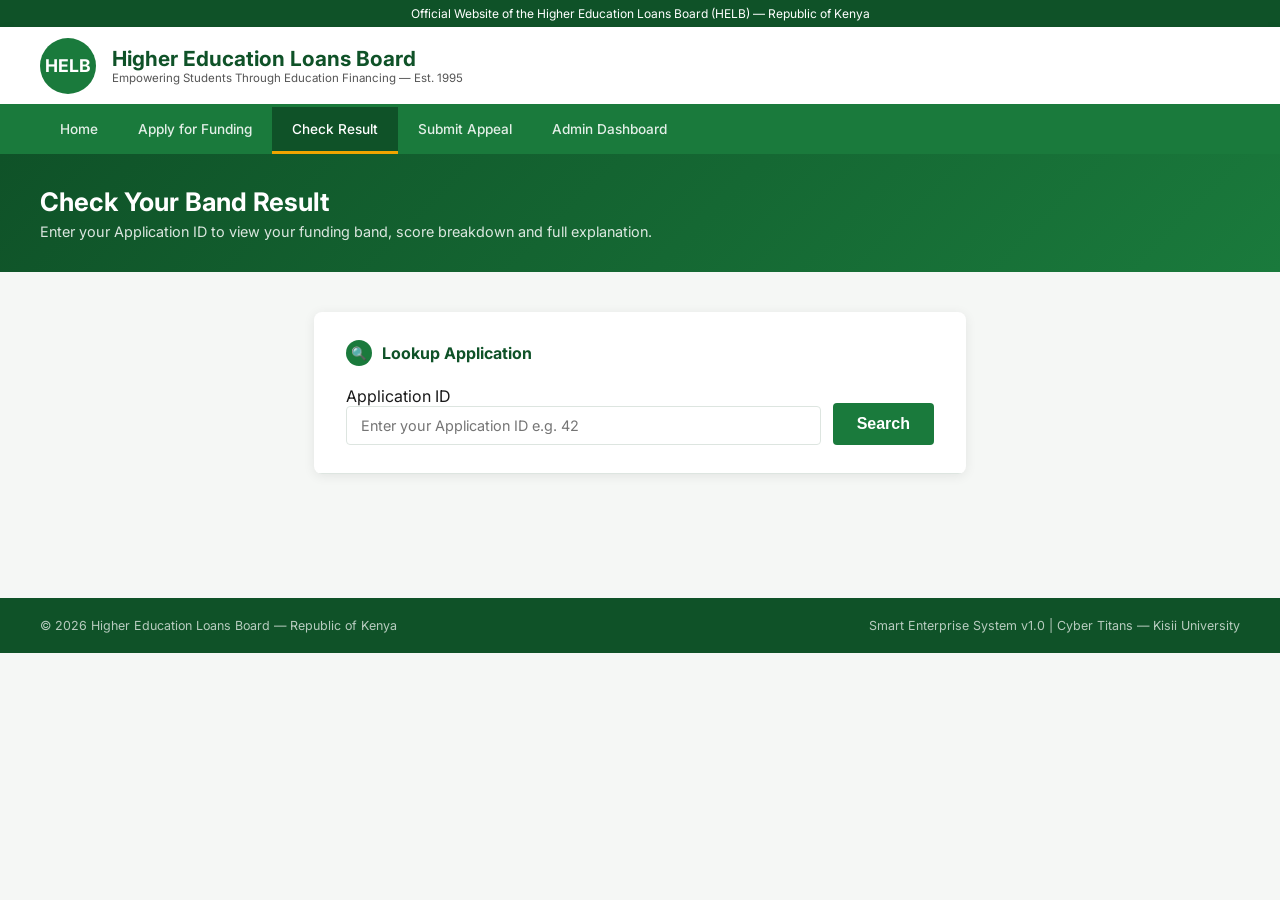
<file: result.html>
<!DOCTYPE html>
<html lang="en">
<head>
    <meta charset="UTF-8">
    <meta name="viewport" content="width=device-width, initial-scale=1.0">
    <title>Check Result — HELB Smart System</title>
    <style>
@import url('https://fonts.googleapis.com/css2?family=Inter:wght@300;400;500;600;700&display=swap');
*{margin:0;padding:0;box-sizing:border-box;}
:root{--green:#1a7a3c;--green-dark:#0f5228;--green-light:#e8f5ee;--gold:#f0a500;--red:#c0392b;--text:#1a1a1a;--text-light:#555;--border:#dde5e0;--bg:#f5f7f5;--white:#ffffff;}
body{font-family:'Inter',sans-serif;background:var(--bg);color:var(--text);}
.top-strip{background:var(--green-dark);color:#fff;font-size:.75em;padding:6px 0;text-align:center;}
header{background:var(--white);border-bottom:3px solid var(--green);padding:0 40px;display:flex;align-items:center;justify-content:space-between;height:80px;box-shadow:0 2px 8px rgba(0,0,0,.08);}
.logo-area{display:flex;align-items:center;gap:16px;}
.logo-badge{width:56px;height:56px;background:var(--green);border-radius:50%;display:flex;align-items:center;justify-content:center;color:#fff;font-weight:700;font-size:1.1em;}
.logo-text h1{font-size:1.3em;font-weight:700;color:var(--green-dark);}
.logo-text p{font-size:.72em;color:var(--text-light);}
nav{background:var(--green);padding:0 40px;display:flex;}
nav a{color:rgba(255,255,255,.88);text-decoration:none;font-size:.85em;font-weight:500;padding:14px 20px;display:block;transition:background .2s;border-bottom:3px solid transparent;}
nav a:hover,nav a.active{background:var(--green-dark);color:#fff;border-bottom-color:var(--gold);}
.page-header{background:linear-gradient(135deg,var(--green-dark),var(--green));color:#fff;padding:32px 40px;}
.page-header h2{font-size:1.6em;font-weight:700;margin-bottom:6px;}
.page-header p{opacity:.85;font-size:.9em;}
.wrap{max-width:900px;margin:40px auto;padding:0 24px 60px;}
.form-card{background:var(--white);border-radius:8px;box-shadow:0 2px 12px rgba(0,0,0,.08);overflow:hidden;}
.form-section{padding:28px 32px;border-bottom:1px solid var(--border);}
.form-section-title{font-size:1em;font-weight:700;color:var(--green-dark);margin-bottom:20px;display:flex;align-items:center;gap:10px;}
.form-section-title span{background:var(--green);color:#fff;width:26px;height:26px;border-radius:50%;display:flex;align-items:center;justify-content:center;font-size:.8em;font-weight:700;flex-shrink:0;}
input,select{padding:10px 14px;border:1.5px solid var(--border);border-radius:4px;font-size:.9em;font-family:'Inter',sans-serif;color:var(--text);background:#fff;transition:border-color .2s;width:100%;}
input:focus,select:focus{outline:none;border-color:var(--green);box-shadow:0 0 0 3px rgba(26,122,60,.1);}
.btn-submit{background:var(--green);color:#fff;border:none;padding:14px 36px;border-radius:4px;font-size:1em;font-weight:700;cursor:pointer;transition:background .2s;}
.btn-submit:hover{background:var(--green-dark);}
.result-card{background:var(--white);border-radius:8px;box-shadow:0 4px 20px rgba(0,0,0,.12);overflow:hidden;}
.result-header{padding:28px 32px;color:#fff;text-align:center;}
.result-band{font-size:3.5em;font-weight:900;display:block;line-height:1;}
.result-label{font-size:1em;opacity:.9;margin-top:6px;}
.result-body{padding:28px 32px;}
.result-row{display:flex;justify-content:space-between;padding:10px 0;border-bottom:1px solid var(--border);font-size:.9em;}
.result-row:last-child{border-bottom:none;}
.result-row .rk{color:var(--text-light);}
.result-row .rv{font-weight:600;color:var(--green-dark);}
.explanation-box{background:var(--green-light);border-left:4px solid var(--green);padding:16px 20px;border-radius:0 4px 4px 0;margin:20px 0;font-size:.88em;line-height:1.7;color:#1a3a28;}
.result-actions{display:flex;gap:12px;margin-top:20px;flex-wrap:wrap;}
.btn-action{padding:10px 22px;border-radius:4px;font-size:.85em;font-weight:600;cursor:pointer;text-decoration:none;border:none;transition:all .2s;display:inline-block;}
.btn-green{background:var(--green);color:#fff;}
.btn-green:hover{background:var(--green-dark);}
.btn-outline{border:1.5px solid var(--green);color:var(--green);background:transparent;}
.btn-outline:hover{background:var(--green);color:#fff;}
.error-box{background:#fdf0f0;border-left:4px solid var(--red);padding:14px 18px;border-radius:0 4px 4px 0;color:#7a1a1a;font-size:.88em;margin-top:16px;}
.loading{text-align:center;padding:32px;color:var(--green);font-weight:600;}
.site-footer{background:var(--green-dark);color:rgba(255,255,255,.7);padding:20px 40px;}
.footer-bottom-bar{max-width:1200px;margin:0 auto;display:flex;justify-content:space-between;font-size:.78em;flex-wrap:wrap;gap:8px;}
    </style>
</head>
<body>
<div class="top-strip">Official Website of the Higher Education Loans Board (HELB) — Republic of Kenya</div>
<header>
    <div class="logo-area">
        <div class="logo-badge">HELB</div>
        <div class="logo-text"><h1>Higher Education Loans Board</h1><p>Empowering Students Through Education Financing — Est. 1995</p></div>
    </div>
</header>
<nav>
    <a href="index.html">Home</a>
    <a href="apply.html">Apply for Funding</a>
    <a href="result.html" class="active">Check Result</a>
    <a href="appeal.html">Submit Appeal</a>
    <a href="dashboard.html">Admin Dashboard</a>
</nav>
<div class="page-header">
    <h2>Check Your Band Result</h2>
    <p>Enter your Application ID to view your funding band, score breakdown and full explanation.</p>
</div>

<div class="wrap" style="max-width:700px">
    <div class="form-card" style="margin-bottom:24px">
        <div class="form-section">
            <div class="form-section-title"><span>🔍</span> Lookup Application</div>
            <div style="display:flex;gap:12px;align-items:flex-end">
                <div class="form-group" style="flex:1">
                    <label>Application ID</label>
                    <input type="number" id="lookupId" placeholder="Enter your Application ID e.g. 42" min="1">
                </div>
                <button class="btn-submit" onclick="lookup()" style="margin-bottom:0;height:42px;padding:0 24px">Search</button>
            </div>
        </div>
    </div>

    <div id="resultArea"></div>
</div>

<footer class="site-footer">
    <div class="footer-bottom-bar">
        <span>© 2026 Higher Education Loans Board — Republic of Kenya</span>
        <span>Smart Enterprise System v1.0 | Cyber Titans — Kisii University</span>
    </div>
</footer>

<script>
const API = 'http://127.0.0.1:5000';
const BAND_COLORS = {1:'#1a7a3c',2:'#2e9e52',3:'#f0a500',4:'#d45f00',5:'#c0392b'};
const BAND_INFO   = {
    1:{scholarship:80,loan:15,household:5},
    2:{scholarship:60,loan:25,household:15},
    3:{scholarship:40,loan:35,household:25},
    4:{scholarship:20,loan:40,household:40},
    5:{scholarship:0, loan:30,household:70}
};

// Auto-lookup from URL param
const params = new URLSearchParams(window.location.search);
if (params.get('id')) { document.getElementById('lookupId').value = params.get('id'); lookup(); }

async function lookup() {
    const id = document.getElementById('lookupId').value;
    if (!id) return;
    const area = document.getElementById('resultArea');
    area.innerHTML = '<div class="loading">⏳ Fetching result...</div>';
    try {
        const res  = await fetch(`${API}/api/result/${id}`);
        const json = await res.json();
        if (!json.success) throw new Error(json.error || 'Not found');
        const d  = json.data;
        const b  = d.assigned_band;
        const bi = BAND_INFO[b];
        const col= BAND_COLORS[b];
        area.innerHTML = `
        <div class="result-card">
          <div class="result-header" style="background:${col}">
            <span class="result-band">Band ${b}</span>
            <div class="result-label">${d.full_name || 'Student'}</div>
            <div style="margin-top:8px;font-size:.82em;opacity:.85">Application #${d.id} · ${d.institution || ''}</div>
          </div>
          <div class="result-body">
            <div class="result-row"><span class="rk">Government Scholarship</span><span class="rv">${bi.scholarship}%</span></div>
            <div class="result-row"><span class="rk">HELB Loan</span><span class="rv">${bi.loan}%</span></div>
            <div class="result-row"><span class="rk">Household Contribution</span><span class="rv">${bi.household}%</span></div>
            <div class="result-row"><span class="rk">Fairness Score</span><span class="rv">${parseFloat(d.adjusted_score||0).toFixed(1)}/100</span></div>
            <div class="result-row"><span class="rk">Household Income</span><span class="rv">KES ${parseInt(d.household_income||0).toLocaleString()}</span></div>
            <div class="result-row"><span class="rk">Region</span><span class="rv">${d.region||'—'}</span></div>
            <div class="result-row"><span class="rk">Submitted</span><span class="rv">${new Date(d.submitted_at).toLocaleDateString()}</span></div>
            <div class="explanation-box"><strong>📋 Explanation:</strong><br><br>${d.explanation||'No explanation available.'}</div>
            <div class="result-actions">
              <a href="appeal.html?id=${d.id}" class="btn-action btn-outline">Submit Appeal</a>
              <button class="btn-action btn-green" onclick="window.print()">🖨️ Print</button>
            </div>
          </div>
        </div>`;
    } catch(err) {
        area.innerHTML = `<div class="error-box"><strong>Not Found:</strong> ${err.message}</div>`;
    }
}
</script>
</body>
</html>
</file>
